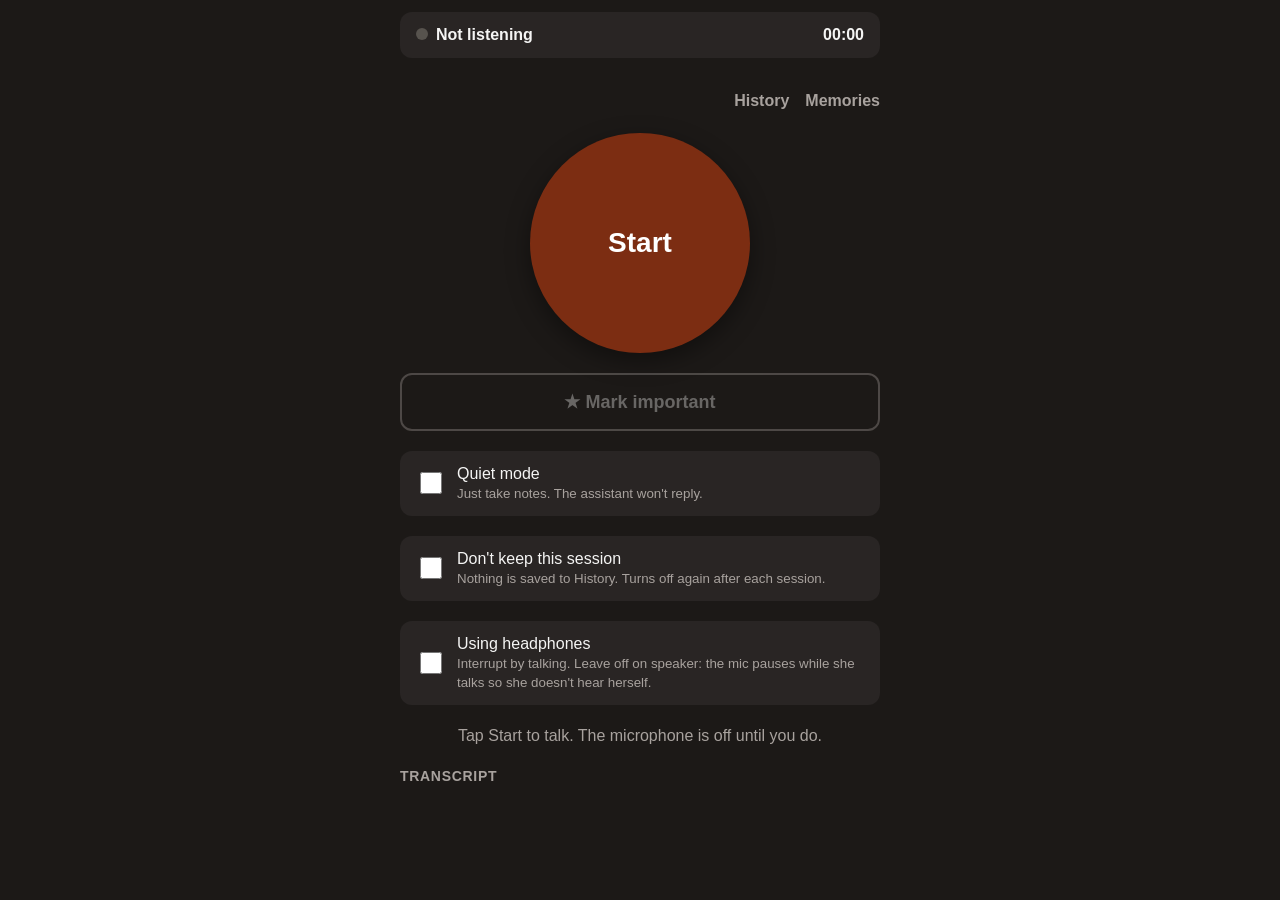
<file: assistant/static/index.html>
<!doctype html>
<html lang="en">
<head>
  <meta charset="utf-8">
  <meta name="viewport" content="width=device-width, initial-scale=1, viewport-fit=cover">
  <meta name="apple-mobile-web-app-capable" content="yes">
  <meta name="theme-color" content="#1c1917">
  <title>Personal Assistant</title>
  <style>
    :root {
      --bg: #1c1917; --fg: #f5f5f4; --muted: #a8a29e; --card: #292524;
      --live: #dc2626; --idle: #57534e; --accent: #7c2d12;
    }
    * { box-sizing: border-box; }
    body {
      margin: 0; min-height: 100vh; background: var(--bg); color: var(--fg);
      font: 16px/1.4 -apple-system, BlinkMacSystemFont, "Segoe UI", sans-serif;
      display: flex; flex-direction: column; align-items: center;
      padding: env(safe-area-inset-top) 16px env(safe-area-inset-bottom);
    }
    #status-bar {
      position: sticky; top: 0; width: 100%; max-width: 480px; margin-top: 12px;
      display: flex; align-items: center; justify-content: space-between;
      padding: 12px 16px; border-radius: 12px; background: var(--card);
      font-weight: 600;
    }
    #status-bar.live { background: var(--live); }
    .dot { width: 12px; height: 12px; border-radius: 50%; background: var(--idle); display: inline-block; margin-right: 8px; }
    .live .dot { background: #fff; animation: pulse 1.2s infinite; }
    @keyframes pulse { 50% { opacity: .3; } }
    #elapsed { font-variant-numeric: tabular-nums; }
    main { width: 100%; max-width: 480px; display: flex; flex-direction: column; align-items: center; gap: 20px; margin-top: 32px; }
    #toggle {
      width: 220px; height: 220px; border-radius: 50%; border: none;
      background: var(--accent); color: #fff; font-size: 28px; font-weight: 700;
      box-shadow: 0 8px 24px rgba(0,0,0,.4); cursor: pointer;
    }
    #toggle.live { background: var(--live); }
    #toggle:disabled { opacity: .6; }
    #mark {
      width: 100%; padding: 16px; border-radius: 12px; border: 2px solid var(--muted);
      background: transparent; color: var(--fg); font-size: 18px; font-weight: 600;
    }
    #mark:disabled { opacity: .35; }
    #interrupt {
      display: none; width: 100%; padding: 16px; border-radius: 12px; border: none;
      background: var(--fg); color: var(--bg); font-size: 18px; font-weight: 700;
    }
    #interrupt.shown { display: block; }
    #message { color: var(--muted); min-height: 1.4em; text-align: center; }
    section { width: 100%; }
    h2 { font-size: 14px; text-transform: uppercase; letter-spacing: .05em; color: var(--muted); margin: 0 0 8px; }
    ul { list-style: none; padding: 0; margin: 0; display: flex; flex-direction: column; gap: 8px; }
    li { background: var(--card); border-radius: 10px; padding: 10px 12px; }
    li time { color: var(--muted); font-variant-numeric: tabular-nums; margin-right: 8px; }
    .quiet { width: 100%; display: flex; align-items: center; gap: 12px; padding: 12px 16px; border-radius: 12px; background: var(--card); }
    .quiet input { flex: none; width: 22px; height: 22px; accent-color: var(--accent); }
    .quiet small { display: block; color: var(--muted); }
    li.assistant { border-left: 3px solid var(--accent); }
    li.mark, li.search { background: transparent; border: 1px dashed var(--muted); color: var(--muted); }
    li.action { border: 1px solid #15803d; display: flex; align-items: center; gap: 8px; flex-wrap: wrap; }
    li.action .what { flex: 1; min-width: 60%; }
    li.action button { padding: 6px 12px; border-radius: 8px; border: 1px solid var(--muted); background: transparent; color: var(--fg); font: inherit; font-weight: 600; }
    li.action.undone { border-color: var(--idle); color: var(--muted); text-decoration: line-through; }
    li .who { font-weight: 600; margin-right: 6px; }
    li.pending { color: var(--muted); font-style: italic; }
    #review { display: none; background: var(--card); border-radius: 14px; padding: 16px; gap: 14px; flex-direction: column; }
    #review.shown { display: flex; }
    #review h3 { margin: 0; font-size: 18px; }
    #review h4 { margin: 8px 0 4px; font-size: 14px; text-transform: uppercase; letter-spacing: .05em; color: var(--muted); }
    #review ul { gap: 6px; }
    #review li { background: var(--bg); }
    #review .note { color: var(--muted); font-size: 14px; }
    .candidate { display: grid; grid-template-columns: 28px 1fr; gap: 6px 8px; align-items: start; }
    .candidate input[type=checkbox] { width: 22px; height: 22px; margin-top: 2px; accent-color: var(--accent); }
    .candidate .kind { font-size: 12px; text-transform: uppercase; letter-spacing: .05em; color: var(--muted); }
    .candidate textarea {
      grid-column: 2; width: 100%; min-height: 44px; resize: vertical; font: inherit; color: var(--fg);
      background: var(--card); border: 1px solid var(--idle); border-radius: 8px; padding: 8px;
    }
    .candidate select { grid-column: 2; justify-self: start; font: inherit; padding: 6px 8px; border-radius: 8px; background: var(--card); color: var(--fg); border: 1px solid var(--idle); }
    .candidate.saved { opacity: .55; }
    .candidate.saved .kind::after { content: " · saved"; color: #86efac; }
    #save { width: 100%; padding: 14px; border-radius: 10px; border: none; font-size: 16px; font-weight: 700; background: #15803d; color: #fff; }
    #save:disabled { opacity: .45; }
    .toplinks { align-self: flex-end; display: flex; gap: 16px; }
    .toplinks a { color: var(--muted); font-weight: 600; text-decoration: none; }
    .kept { color: var(--muted); font-size: 14px; }
    #forget { background: transparent; border: none; color: #fca5a5; font: inherit; font-size: 14px; font-weight: 600; padding: 0; align-self: flex-start; display: none; }
    #forget.shown { display: block; }
    .row { display: flex; gap: 10px; }
    .row button { flex: 1; padding: 14px; border-radius: 10px; border: none; font-size: 16px; font-weight: 600; }
    #copy { background: var(--accent); color: #fff; }
    #discard { background: transparent; color: var(--fg); border: 2px solid var(--muted) !important; }
  </style>
</head>
<body>
  <div id="status-bar" role="status" aria-live="polite">
    <span><span class="dot"></span><span id="state-label">Not listening</span></span>
    <span id="elapsed">00:00</span>
  </div>

  <main>
    <nav class="toplinks"><a href="history">History</a><a href="library">Memories</a></nav>
    <button id="toggle" aria-pressed="false">Start</button>
    <button id="interrupt">✋ Interrupt</button>
    <button id="mark" disabled>★ Mark important</button>
    <label class="quiet">
      <input type="checkbox" id="quiet">
      <span>Quiet mode<small>Just take notes. The assistant won't reply.</small></span>
    </label>
    <label class="quiet">
      <input type="checkbox" id="dontkeep">
      <span>Don't keep this session<small>Nothing is saved to History. Turns off again after each session.</small></span>
    </label>
    <label class="quiet">
      <input type="checkbox" id="headphones">
      <span>Using headphones<small>Interrupt by talking. Leave off on speaker: the mic pauses while she talks so she doesn't hear herself.</small></span>
    </label>
    <div id="message">Tap Start to talk. The microphone is off until you do.</div>

    <section id="review" aria-live="polite">
      <h3>Session notes</h3>
      <p class="note">Tick what's worth remembering, edit the wording, and pick where it belongs. Nothing is saved until you tap Save.</p>
      <div id="notes"></div>
      <p class="kept" id="kept"></p>
      <button id="forget">Delete this conversation from History</button>
      <button id="save" disabled>Save selected</button>
      <div class="row">
        <button id="copy">Copy notes</button>
        <button id="discard">Discard</button>
      </div>
    </section>

    <section>
      <h2>Transcript</h2>
      <ul id="transcript"></ul>
    </section>
  </main>

  <audio id="remote-audio" autoplay playsinline></audio>

  <script>
    const toggleBtn = document.getElementById("toggle");
    const markBtn = document.getElementById("mark");
    const quietBox = document.getElementById("quiet");
    const headphonesBox = document.getElementById("headphones");
    const interruptBtn = document.getElementById("interrupt");
    const statusBar = document.getElementById("status-bar");
    const stateLabel = document.getElementById("state-label");
    const elapsedEl = document.getElementById("elapsed");
    const messageEl = document.getElementById("message");
    const transcriptEl = document.getElementById("transcript");
    const reviewEl = document.getElementById("review");
    const notesEl = document.getElementById("notes");
    const remoteAudio = document.getElementById("remote-audio");

    let pc = null, events = null, micStream = null, startedAt = null, timer = null, stopping = false;
    let accessCode = null, audioInput = null;
    // Echo control: on speaker, the mic is paused while the assistant's audio plays.
    let speaking = false, unmuteTimer = null, muteSafetyTimer = null;
    try { headphonesBox.checked = localStorage.getItem("assistantHeadphones") === "1"; } catch (_) {}
    // Transcript items keyed by the Realtime conversation item id.
    let entries = new Map(), marks = [], searches = [], actions = [], lastNotesText = "", sessionStartedAt = null;
    let savedSessionId = null;
    const dontKeepBox = document.getElementById("dontkeep");
    const keptEl = document.getElementById("kept");
    const forgetBtn = document.getElementById("forget");
    const CATEGORIES = [["winery", "Winery"], ["projects", "Projects"], ["personal", "Personal"], ["preferences", "Preferences"]];

    function fmt(ms) {
      const s = Math.floor(ms / 1000);
      return String(Math.floor(s / 60)).padStart(2, "0") + ":" + String(s % 60).padStart(2, "0");
    }

    function now() { return startedAt ? Date.now() - startedAt : 0; }

    function setLive(live) {
      statusBar.classList.toggle("live", live);
      toggleBtn.classList.toggle("live", live);
      toggleBtn.textContent = live ? "Stop" : "Start";
      toggleBtn.setAttribute("aria-pressed", String(live));
      stateLabel.textContent = !live ? "Not listening"
        : speaking && !headphonesBox.checked ? "Assistant speaking (mic paused)"
        : quietBox.checked ? "Listening (quiet)" : "Listening";
      markBtn.disabled = !live;
      document.title = live ? "● Listening: Personal Assistant" : "Personal Assistant";
    }

    function el(tag, className, text) {
      const node = document.createElement(tag);
      if (className) node.className = className;
      if (text !== undefined) node.textContent = text;
      return node;
    }

    function renderTranscript() {
      const items = [...entries.values()].filter((e) => e.text !== "")
        .map((e) => ({ ...e, kind: e.speaker }))
        .concat(marks.map((t) => ({ t, kind: "mark" })))
        .concat(searches.map((s) => ({ ...s, kind: "search" })))
        .concat(actions.map((a) => ({ ...a, kind: "action" })))
        .sort((a, b) => a.t - b.t);
      transcriptEl.replaceChildren(...items.map((item) => {
        const li = el("li", item.kind);
        li.append(el("time", "", fmt(item.t)));
        if (item.kind === "mark") {
          li.append("★ Marked important");
        } else if (item.kind === "action") {
          const action = actions.find((a) => a.id === item.id);
          li.append(el("span", "what", `📅 ${item.label}`));
          if (item.undone) {
            li.classList.add("undone");
          } else {
            const undo = el("button", "", "Undo");
            undo.addEventListener("click", () => undoAction(action, undo));
            li.append(undo);
          }
        } else if (item.kind === "search") {
          li.append(`🔎 ${item.query}: ${item.summary}`);
        } else {
          li.append(el("span", "who", item.speaker === "assistant" ? "Assistant:" : "You:"));
          if (item.text === null) li.classList.add("pending");
          li.append(item.text === null ? "…" : item.text);
        }
        return li;
      }));
    }

    function upsert(id, speaker, fields) {
      const entry = entries.get(id) || { t: now(), speaker, text: null };
      Object.assign(entry, fields);
      entries.set(id, entry);
      renderTranscript();
    }

    function turnDetection() {
      const reply = !quietBox.checked;
      return {
        type: "session.update",
        session: {
          type: "realtime",
          audio: {
            input: {
              ...audioInput,
              turn_detection: { type: "server_vad", create_response: reply, interrupt_response: reply },
            },
          },
        },
      };
    }

    function setMic(enabled) {
      micStream?.getAudioTracks().forEach((t) => { t.enabled = enabled; });
    }

    function setSpeaking(on) {
      speaking = on;
      clearTimeout(unmuteTimer);
      clearTimeout(muteSafetyTimer);
      interruptBtn.classList.toggle("shown", on);
      if (on) {
        if (!headphonesBox.checked) setMic(false);
        // Never leave the mic paused indefinitely if a "stopped" event goes missing.
        muteSafetyTimer = setTimeout(() => setSpeaking(false), 60000);
      } else {
        // Short tail so the end of her last word doesn't echo back in.
        unmuteTimer = setTimeout(() => setMic(true), 400);
      }
      if (pc) setLive(true);
    }

    function interrupt() {
      if (events?.readyState === "open") {
        events.send(JSON.stringify({ type: "response.cancel" }));
        events.send(JSON.stringify({ type: "output_audio_buffer.clear" }));
      }
      setSpeaking(false);
      clearTimeout(unmuteTimer);
      setMic(true);
    }

    function sendEvent(event) {
      if (events?.readyState === "open") events.send(JSON.stringify(event));
    }

    function when(iso) {
      return (iso || "").slice(0, 10);
    }

    async function postJSON(path, body) {
      const resp = await fetch(path, {
        method: body === undefined ? "GET" : "POST",
        headers: { "Content-Type": "application/json", "X-Access-Code": accessCode },
        body: body === undefined ? undefined : JSON.stringify(body),
      });
      const data = await resp.json();
      if (!resp.ok) throw new Error(data.error || `HTTP ${resp.status}`);
      return data;
    }

    // Run one tool the assistant asked for and return what to hand back to her.
    async function runTool(call) {
      const args = JSON.parse(call.arguments || "{}");
      const line = { t: now(), query: "", summary: "working…" };
      searches.push(line);
      renderTranscript();
      try {
        if (call.name === "search_memories") {
          line.query = `Searched for "${args.query || ""}"`;
          const data = await postJSON("memories/search", { query: args.query, category: args.category, include_sessions: true });
          line.summary = data.results.length ? `${data.results.length} found` : "nothing found";
          return {
            results: data.results.map((r) => r.type === "session"
              ? { type: "past conversation", session_id: r.id, date: when(r.started_at || r.created_at), notes_summary: r.summary, relevance: r.score }
              : { type: "memory", memory: r.text, category: r.category, date: when(r.session_started_at || r.created_at), relevance: r.score }),
          };
        }
        if (call.name === "add_reminder" || call.name === "add_calendar_event") {
          const reminder = call.name === "add_reminder";
          line.query = reminder ? "Adding a reminder" : "Adding a calendar event";
          const { event } = await postJSON("calendar/events", reminder
            ? { kind: "reminder", title: args.title, start: args.when, minutes_before: args.minutes_before, notes: args.notes }
            : { kind: "event", title: args.title, start: args.start, end: args.end, location: args.location, notes: args.notes, minutes_before: args.minutes_before });
          searches.splice(searches.indexOf(line), 1);
          actions.push({ id: event.id, t: line.t, label: `${event.title}, ${describeWhen(event.start)}`, undone: false });
          return { added: true, title: event.title, start: event.start, end: event.end };
        }
        if (call.name === "check_calendar") {
          line.query = "Checked the calendar";
          const data = await postJSON(`calendar/events?start=${encodeURIComponent(args.start)}&end=${encodeURIComponent(args.end)}`);
          line.summary = data.events.length ? `${data.events.length} ${data.events.length === 1 ? "event" : "events"}` : "nothing scheduled";
          return { timezone: data.timezone, events: data.events.map((e) => ({ title: e.title, start: e.start, end: e.end, all_day: e.all_day, location: e.location })) };
        }
        if (call.name === "read_conversation") {
          line.query = "Read a past conversation";
          const { session } = await postJSON(`sessions/${Number(args.session_id)}`);
          line.summary = `from ${when(session.started_at || session.created_at)}`;
          return { date: when(session.started_at || session.created_at), notes: session.notes, transcript: session.transcript.slice(0, 20000) };
        }
        throw new Error(`Unknown tool ${call.name}`);
      } catch (err) {
        line.summary = `failed (${err.message})`;
        return { error: `That lookup failed: ${err.message}` };
      } finally {
        renderTranscript();
      }
    }

    function describeWhen(iso) {
      if (!iso) return "";
      const d = new Date(iso);
      return iso.length <= 10
        ? d.toLocaleDateString([], { weekday: "short", month: "short", day: "numeric", timeZone: "UTC" })
        : d.toLocaleString([], { weekday: "short", month: "short", day: "numeric", hour: "numeric", minute: "2-digit" });
    }

    async function undoAction(action, button) {
      button.disabled = true;
      try {
        const resp = await fetch(`calendar/events/${encodeURIComponent(action.id)}`, { method: "DELETE", headers: { "X-Access-Code": accessCode } });
        if (!resp.ok && resp.status !== 404) {
          const data = await resp.json().catch(() => ({}));
          throw new Error(data.error || `HTTP ${resp.status}`);
        }
        action.undone = true;
        renderTranscript();
        messageEl.textContent = `Removed from your calendar: ${action.label}`;
        // Let her know, so she doesn't talk about it as if it's still there.
        sendEvent({ type: "conversation.item.create", item: { type: "message", role: "user",
          content: [{ type: "input_text", text: `(I tapped Undo, so "${action.label}" was removed from my calendar.)` }] } });
      } catch (err) {
        button.disabled = false;
        messageEl.textContent = `Couldn't undo: ${err.message}`;
      }
    }

    // Hand every tool result back, then ask for one reply that uses them.
    async function runToolCalls(calls) {
      const outputs = await Promise.all(calls.map(runTool));
      calls.forEach((call, i) => sendEvent({
        type: "conversation.item.create",
        item: { type: "function_call_output", call_id: call.call_id, output: JSON.stringify(outputs[i]) },
      }));
      sendEvent({ type: "response.create" });
    }

    function handleEvent(evt) {
      switch (evt.type) {
        case "response.done": {
          const calls = (evt.response?.output || []).filter((item) => item.type === "function_call");
          if (calls.length) runToolCalls(calls);
          break;
        }
        case "output_audio_buffer.started":
          setSpeaking(true);
          break;
        case "output_audio_buffer.stopped":
        case "output_audio_buffer.cleared":
          setSpeaking(false);
          break;
        case "input_audio_buffer.speech_started":
          upsert(evt.item_id, "user", {});
          break;
        case "conversation.item.input_audio_transcription.completed":
          upsert(evt.item_id, "user", { text: (evt.transcript || "").trim() });
          break;
        case "conversation.item.input_audio_transcription.failed":
          upsert(evt.item_id, "user", { text: "[inaudible]" });
          break;
        case "response.output_audio_transcript.delta":
          if (!entries.has(evt.item_id)) upsert(evt.item_id, "assistant", {});
          break;
        case "response.output_audio_transcript.done":
          upsert(evt.item_id, "assistant", { text: (evt.transcript || "").trim() });
          break;
        case "error":
          messageEl.textContent = evt.error?.message || "Voice service error";
          break;
      }
    }

    async function start() {
      if (reviewEl.classList.contains("shown") && !confirm("Start a new session? The current notes will be discarded.")) return;
      toggleBtn.disabled = true;
      messageEl.textContent = "Connecting…";
      try {
        try { accessCode = localStorage.getItem("assistantAccessCode"); } catch (_) {}
        if (!accessCode) accessCode = prompt("Access code");
        if (!accessCode) throw new Error("An access code is needed to start.");

        const sessionResp = await fetch("session", {
          method: "POST",
          headers: { "X-Access-Code": accessCode },
        });
        const session = await sessionResp.json();
        if (sessionResp.status === 401) {
          try { localStorage.removeItem("assistantAccessCode"); } catch (_) {}
        }
        if (!sessionResp.ok) throw new Error(session.error || "Could not start a session");
        try { localStorage.setItem("assistantAccessCode", accessCode); } catch (_) {}
        audioInput = session.audio_input || { transcription: { model: session.transcription_model } };

        discard();
        pc = new RTCPeerConnection();
        pc.ontrack = (e) => { remoteAudio.srcObject = e.streams[0]; };
        pc.onconnectionstatechange = () => {
          if (["failed", "disconnected"].includes(pc?.connectionState)) {
            stop("Connection lost. The microphone is off.");
          }
        };

        micStream = await navigator.mediaDevices.getUserMedia({
          audio: { echoCancellation: true, noiseSuppression: true, autoGainControl: true },
        });
        micStream.getTracks().forEach((track) => pc.addTrack(track, micStream));

        events = pc.createDataChannel("oai-events");
        events.onopen = () => events.send(JSON.stringify(turnDetection()));
        events.onmessage = (e) => handleEvent(JSON.parse(e.data));

        const offer = await pc.createOffer();
        await pc.setLocalDescription(offer);
        const sdpResp = await fetch("https://api.openai.com/v1/realtime/calls", {
          method: "POST",
          body: offer.sdp,
          headers: {
            Authorization: `Bearer ${session.client_secret}`,
            "Content-Type": "application/sdp",
          },
        });
        if (!sdpResp.ok) {
          let detail = `HTTP ${sdpResp.status}`;
          try { detail += ": " + ((await sdpResp.json()).error?.message || ""); } catch (_) {}
          throw new Error(`Voice service rejected the connection (${detail})`);
        }
        await pc.setRemoteDescription({ type: "answer", sdp: await sdpResp.text() });

        startedAt = Date.now();
        sessionStartedAt = new Date(startedAt).toISOString();
        timer = setInterval(() => { elapsedEl.textContent = fmt(now()); }, 500);
        setLive(true);
        messageEl.textContent = quietBox.checked
          ? "Taking notes quietly. Tap Stop when you're done."
          : "Listening. Just talk; tap Stop to turn the microphone off.";
      } catch (err) {
        stop(err.message || String(err), { summarize: false });
      } finally {
        toggleBtn.disabled = false;
      }
    }

    async function stop(message, { summarize = true } = {}) {
      if (stopping) return;
      // Release the microphone first so the OS indicator turns off right away.
      micStream?.getTracks().forEach((t) => t.stop());
      micStream = null;
      speaking = false;
      clearTimeout(unmuteTimer);
      clearTimeout(muteSafetyTimer);
      interruptBtn.classList.remove("shown");
      clearInterval(timer);
      timer = null;
      setLive(false);
      if (!pc) { messageEl.textContent = message || ""; return; }

      stopping = true;
      toggleBtn.disabled = true;
      messageEl.textContent = "Finishing the transcript…";
      // Give the last utterance a moment to finish transcribing.
      const deadline = Date.now() + 3000;
      while (Date.now() < deadline && [...entries.values()].some((e) => e.text === null)) {
        await new Promise((r) => setTimeout(r, 200));
      }
      pc?.close();
      pc = null;
      events = null;
      for (const [id, e] of entries) if (e.text === null) entries.delete(id);
      renderTranscript();

      if (summarize && entries.size) {
        await summarizeSession(message);
      } else {
        messageEl.textContent = message || "Stopped. The microphone is off.";
      }
      stopping = false;
      toggleBtn.disabled = false;
    }

    function showKept(session) {
      savedSessionId = session?.saved ? session.id : null;
      forgetBtn.classList.toggle("shown", Boolean(savedSessionId));
      if (session?.saved) {
        const until = new Date(session.expires_at).toLocaleDateString([], { month: "long", day: "numeric" });
        keptEl.textContent = `Transcript and notes kept in History until ${until}.`;
      } else {
        keptEl.textContent = session ? `Not kept in History: ${session.reason}` : "";
      }
    }

    async function summarizeSession(message) {
      const keep = !dontKeepBox.checked;
      messageEl.textContent = "Microphone off. Writing your notes…";
      try {
        const resp = await fetch("summarize", {
          method: "POST",
          headers: { "Content-Type": "application/json", "X-Access-Code": accessCode },
          body: JSON.stringify({
            entries: [...entries.values()], marks, keep,
            started_at: sessionStartedAt, ended_at: new Date().toISOString(),
          }),
        });
        const data = await resp.json();
        if (!resp.ok) {
          const kept = data.session?.saved ? " The transcript was still saved to History." : "";
          throw new Error((data.error || "Could not write notes") + kept);
        }
        showNotes(data.notes);
        showKept(data.session);
        messageEl.textContent = message || "Stopped. The microphone is off.";
      } catch (err) {
        messageEl.textContent = `Microphone off. Notes failed: ${err.message}`;
      } finally {
        dontKeepBox.checked = false;
      }
    }

    function candidateRow(kind, text, category) {
      const li = el("li", "candidate");
      const box = el("input");
      box.type = "checkbox";
      const label = el("span", "kind", kind);
      const area = el("textarea");
      area.value = text;
      area.rows = Math.min(6, Math.ceil(text.length / 38));
      const select = el("select");
      CATEGORIES.forEach(([value, name]) => {
        const option = el("option", "", name);
        option.value = value;
        select.append(option);
      });
      select.value = category;
      box.addEventListener("change", updateSaveButton);
      li.append(box, label, area, select);
      return li;
    }

    function selectedCandidates() {
      return [...notesEl.querySelectorAll("li.candidate:not(.saved)")]
        .filter((li) => li.querySelector("input").checked);
    }

    function updateSaveButton() {
      const n = selectedCandidates().length;
      const saveBtn = document.getElementById("save");
      saveBtn.disabled = n === 0;
      saveBtn.textContent = n ? `Save ${n} to memory` : "Save selected";
    }

    async function saveSelected() {
      const rows = selectedCandidates();
      const memories = rows.map((li) => ({
        text: li.querySelector("textarea").value.trim(),
        category: li.querySelector("select").value,
      }));
      if (memories.some((m) => !m.text)) {
        messageEl.textContent = "One of the ticked memories is empty. Add text or untick it.";
        return;
      }
      const saveBtn = document.getElementById("save");
      saveBtn.disabled = true;
      saveBtn.textContent = "Saving…";
      try {
        const resp = await fetch("memories", {
          method: "POST",
          headers: { "Content-Type": "application/json", "X-Access-Code": accessCode },
          body: JSON.stringify({ memories, session_started_at: sessionStartedAt }),
        });
        const data = await resp.json();
        if (!resp.ok) throw new Error(data.error || "Could not save");
        rows.forEach((li) => {
          li.classList.add("saved");
          li.querySelectorAll("input, textarea, select").forEach((c) => { c.disabled = true; });
        });
        messageEl.textContent = `Saved ${data.memories.length} ${data.memories.length === 1 ? "memory" : "memories"}.`;
      } catch (err) {
        messageEl.textContent = `Not saved: ${err.message}`;
      }
      updateSaveButton();
    }

    function showNotes(notes) {
      const action = (a) => a.task + (a.owner ? ` (${a.owner})` : "") + (a.due ? `, due ${a.due}` : "");
      const moment = (m) => `${m.time ? m.time + " " : ""}${m.note}`;
      const category = notes.category || "winery";
      const rows = [];
      if (notes.summary) rows.push(candidateRow("Summary", notes.summary, category));
      // Prefix the type so each memory still makes sense when read on its own later.
      notes.decisions.forEach((d) => rows.push(candidateRow("Decision", `Decided: ${d}`, category)));
      notes.action_items.forEach((a) => rows.push(candidateRow("Action item", `To do: ${action(a)}`, category)));
      notes.promises.forEach((p) => rows.push(candidateRow("Promise", `Promised: ${p}`, category)));
      notes.questions.forEach((q) => rows.push(candidateRow("Open question", `Open question: ${q}`, category)));
      notes.important_moments.forEach((m) => rows.push(candidateRow("Marked moment", m.note, category)));
      const list = el("ul");
      list.append(...rows);
      notesEl.replaceChildren(rows.length ? list : el("p", "", "No notes came out of this session."));
      updateSaveButton();
      const block = (title, items, render = (x) => x) =>
        items.length ? `\n${title}:\n` + items.map((i) => `- ${render(i)}`).join("\n") + "\n" : "";
      lastNotesText = `Session notes (${new Date().toLocaleString()})\n\n${notes.summary}\n`
        + block("Decisions", notes.decisions)
        + block("Action items", notes.action_items, action)
        + block("Promises", notes.promises)
        + block("Open questions", notes.questions)
        + block("Marked moments", notes.important_moments, moment);
      reviewEl.classList.add("shown");
      reviewEl.scrollIntoView({ behavior: "smooth", block: "start" });
    }

    function discard() {
      entries = new Map();
      marks = [];
      searches = [];
      actions = [];
      lastNotesText = "";
      sessionStartedAt = null;
      showKept(null);
      notesEl.replaceChildren();
      reviewEl.classList.remove("shown");
      renderTranscript();
    }

    toggleBtn.addEventListener("click", () => (pc ? stop() : start()));
    markBtn.addEventListener("click", () => { marks.push(now()); renderTranscript(); });
    interruptBtn.addEventListener("click", interrupt);
    document.getElementById("save").addEventListener("click", saveSelected);
    headphonesBox.addEventListener("change", () => {
      try { localStorage.setItem("assistantHeadphones", headphonesBox.checked ? "1" : "0"); } catch (_) {}
      if (headphonesBox.checked) setMic(true);
      else if (speaking) setMic(false);
      if (pc) setLive(true);
    });
    quietBox.addEventListener("change", () => {
      if (events?.readyState === "open") events.send(JSON.stringify(turnDetection()));
      if (pc) setLive(true);
    });
    document.getElementById("copy").addEventListener("click", async () => {
      try {
        await navigator.clipboard.writeText(lastNotesText);
        messageEl.textContent = "Notes copied. Paste them wherever you keep notes.";
      } catch (_) {
        messageEl.textContent = "Couldn't copy automatically. Select the notes and copy them.";
      }
    });
    forgetBtn.addEventListener("click", async () => {
      if (!savedSessionId || !confirm("Delete this conversation's transcript and notes from History?")) return;
      try {
        const resp = await fetch(`sessions/${savedSessionId}`, { method: "DELETE", headers: { "X-Access-Code": accessCode } });
        if (!resp.ok && resp.status !== 404) throw new Error(`HTTP ${resp.status}`);
        showKept(null);
        keptEl.textContent = "Deleted from History.";
      } catch (err) {
        messageEl.textContent = `Couldn't delete: ${err.message}`;
      }
    });
    document.getElementById("discard").addEventListener("click", () => {
      const kept = savedSessionId !== null;
      discard();
      messageEl.textContent = kept
        ? "Cleared from the screen. The conversation is still in History."
        : "Discarded. Nothing was saved.";
    });
  </script>
</body>
</html>
</file>
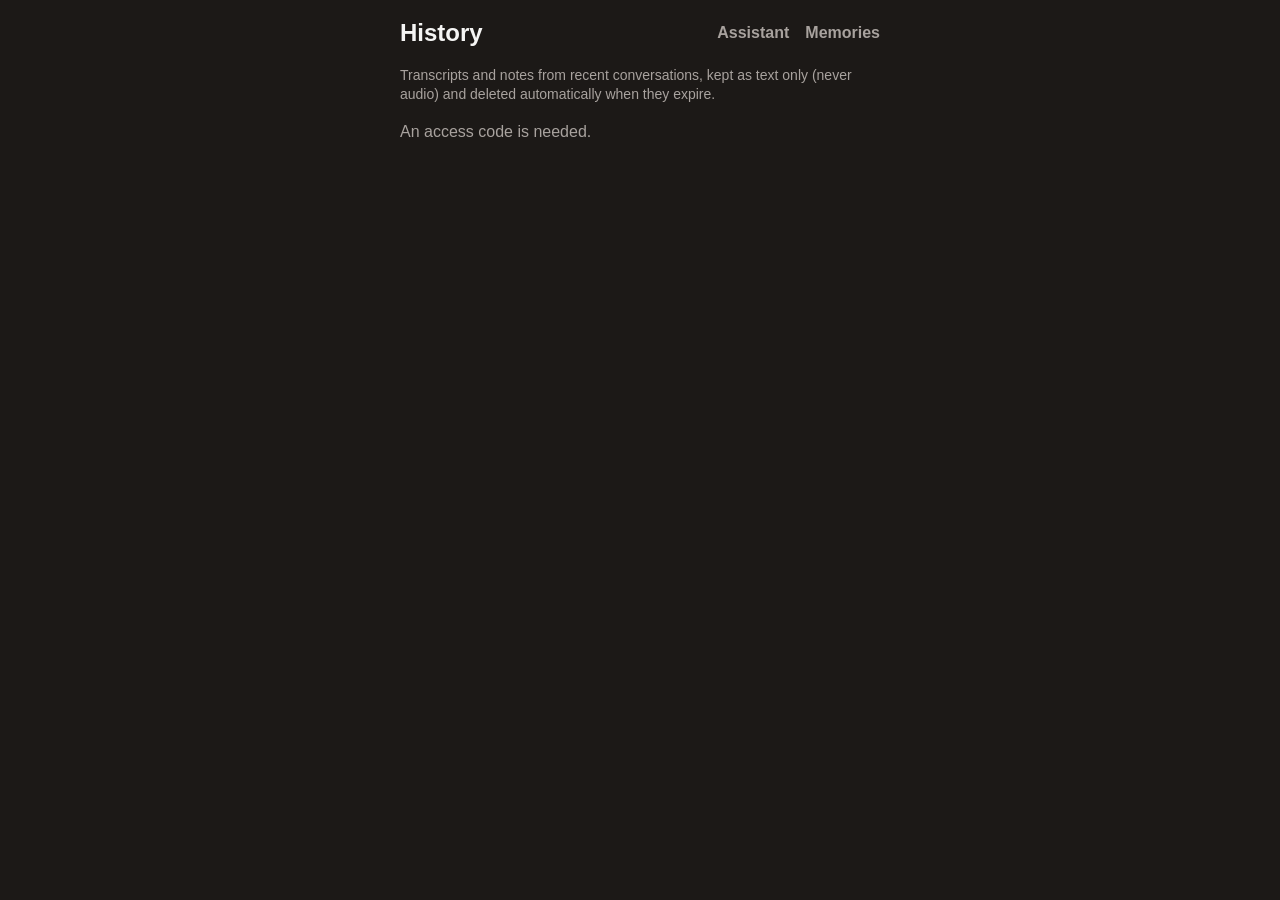
<file: assistant/static/history.html>
<!doctype html>
<html lang="en">
<head>
  <meta charset="utf-8">
  <meta name="viewport" content="width=device-width, initial-scale=1, viewport-fit=cover">
  <meta name="apple-mobile-web-app-capable" content="yes">
  <meta name="theme-color" content="#1c1917">
  <title>History</title>
  <style>
    :root {
      --bg: #1c1917; --fg: #f5f5f4; --muted: #a8a29e; --card: #292524;
      --idle: #57534e; --accent: #7c2d12; --danger: #b91c1c;
    }
    * { box-sizing: border-box; }
    body {
      margin: 0; min-height: 100vh; background: var(--bg); color: var(--fg);
      font: 16px/1.4 -apple-system, BlinkMacSystemFont, "Segoe UI", sans-serif;
      padding: env(safe-area-inset-top) 16px env(safe-area-inset-bottom);
    }
    main { max-width: 480px; margin: 0 auto; padding: 16px 0 40px; display: flex; flex-direction: column; gap: 16px; }
    header { display: flex; justify-content: space-between; align-items: center; }
    header h1 { margin: 0; font-size: 24px; }
    nav { display: flex; gap: 16px; }
    a { color: var(--muted); font-weight: 600; text-decoration: none; }
    #message { color: var(--muted); min-height: 1.4em; }
    .intro { color: var(--muted); font-size: 14px; margin: 0; }
    ul { list-style: none; padding: 0; margin: 0; display: flex; flex-direction: column; gap: 10px; }
    li.session { background: var(--card); border-radius: 12px; padding: 12px; display: flex; flex-direction: column; gap: 6px; cursor: pointer; }
    .meta { font-size: 13px; color: var(--muted); }
    .expiry { font-size: 12px; color: var(--muted); }
    .detail { display: flex; flex-direction: column; gap: 12px; }
    .detail h2 { margin: 0; font-size: 20px; }
    .detail h3 { margin: 8px 0 4px; font-size: 13px; text-transform: uppercase; letter-spacing: .05em; color: var(--muted); }
    .note { background: var(--card); border-radius: 10px; padding: 10px 12px; display: flex; gap: 10px; align-items: flex-start; justify-content: space-between; }
    .note button {
      flex: none; padding: 6px 10px; border-radius: 8px; border: 1px solid var(--idle);
      background: transparent; color: var(--fg); font: inherit; font-size: 14px; font-weight: 600;
    }
    .note button:disabled { color: #86efac; border-color: transparent; }
    select { font: inherit; padding: 6px 8px; border-radius: 8px; background: var(--card); color: var(--fg); border: 1px solid var(--idle); }
    .transcript { white-space: pre-wrap; background: var(--card); border-radius: 10px; padding: 12px; font-size: 15px; }
    details summary { cursor: pointer; font-weight: 600; }
    .actions { display: flex; gap: 8px; flex-wrap: wrap; }
    .actions button {
      padding: 10px 14px; border-radius: 8px; border: 1px solid var(--idle);
      background: transparent; color: var(--fg); font: inherit; font-weight: 600;
    }
    .actions button.danger { color: #fca5a5; border-color: var(--danger); }
    .empty { color: var(--muted); text-align: center; padding: 24px 0; }
  </style>
</head>
<body>
  <main>
    <header>
      <h1>History</h1>
      <nav><a href="./">Assistant</a><a href="library">Memories</a></nav>
    </header>
    <p class="intro" id="intro">Transcripts and notes from recent conversations, kept as text only (never audio) and deleted automatically when they expire.</p>
    <div id="message" role="status" aria-live="polite">Loading…</div>
    <div id="view"></div>
  </main>

  <script>
    const CATEGORIES = [["winery", "Winery"], ["projects", "Projects"], ["personal", "Personal"], ["preferences", "Preferences"]];
    const viewEl = document.getElementById("view");
    const messageEl = document.getElementById("message");
    let accessCode = null;

    function el(tag, className, text) {
      const node = document.createElement(tag);
      if (className) node.className = className;
      if (text !== undefined) node.textContent = text;
      return node;
    }

    async function api(path, options = {}) {
      try { accessCode = accessCode || localStorage.getItem("assistantAccessCode"); } catch (_) {}
      if (!accessCode) accessCode = prompt("Access code");
      if (!accessCode) throw new Error("An access code is needed.");
      const resp = await fetch(path, {
        ...options,
        headers: { "Content-Type": "application/json", "X-Access-Code": accessCode },
      });
      if (resp.status === 401) {
        try { localStorage.removeItem("assistantAccessCode"); } catch (_) {}
        accessCode = null;
      } else if (resp.ok) {
        try { localStorage.setItem("assistantAccessCode", accessCode); } catch (_) {}
      }
      if (resp.status === 204) return null;
      const data = await resp.json().catch(() => ({}));
      if (!resp.ok) throw new Error(data.error || `HTTP ${resp.status}`);
      return data;
    }

    function when(iso) {
      return iso ? new Date(iso).toLocaleString([], { weekday: "short", month: "short", day: "numeric", hour: "numeric", minute: "2-digit" }) : "";
    }

    function duration(session) {
      if (!session.started_at || !session.ended_at) return "";
      const minutes = Math.max(1, Math.round((new Date(session.ended_at) - new Date(session.started_at)) / 60000));
      return minutes >= 60 ? `${Math.floor(minutes / 60)} h ${minutes % 60} min` : `${minutes} min`;
    }

    function daysLeft(session) {
      const days = Math.ceil((new Date(session.expires_at) - Date.now()) / 86400000);
      return days <= 1 ? "Deleted tomorrow" : `Deleted in ${days} days`;
    }

    async function showList() {
      history.replaceState(null, "", location.pathname);
      messageEl.textContent = "Loading…";
      try {
        const data = await api("sessions");
        document.getElementById("intro").textContent =
          `Transcripts and notes from recent conversations, kept as text only (never audio) and deleted automatically after ${data.retention_days} days. Save anything worth keeping longer as a memory.`;
        if (!data.sessions.length) {
          viewEl.replaceChildren(el("p", "empty", "No conversations kept yet. They appear here after you tap Stop."));
        } else {
          const list = el("ul");
          list.append(...data.sessions.map((session) => {
            const li = el("li", "session");
            li.append(
              el("div", "meta", [when(session.started_at || session.created_at), duration(session)].filter(Boolean).join(" · ")),
              el("div", "", session.summary || (session.has_notes ? "No summary." : "Transcript only (notes weren't written).")),
              el("div", "expiry", daysLeft(session)),
            );
            li.addEventListener("click", () => showSession(session.id));
            return li;
          }));
          viewEl.replaceChildren(list);
        }
        messageEl.textContent = `${data.sessions.length} ${data.sessions.length === 1 ? "conversation" : "conversations"}`;
      } catch (err) {
        viewEl.replaceChildren();
        messageEl.textContent = err.message;
      }
    }

    function noteRow(text, getCategory) {
      const row = el("div", "note");
      const save = el("button", "", "＋ Memory");
      save.addEventListener("click", async () => {
        save.disabled = true;
        try {
          await api("memories", { method: "POST", body: JSON.stringify({ memories: [{ text, category: getCategory() }] }) });
          save.textContent = "Saved ✓";
          messageEl.textContent = "Saved as a memory. It won't expire.";
        } catch (err) {
          save.disabled = false;
          messageEl.textContent = `Not saved: ${err.message}`;
        }
      });
      row.append(el("span", "", text), save);
      return row;
    }

    async function showSession(id) {
      history.replaceState(null, "", `${location.pathname}#${id}`);
      messageEl.textContent = "Opening…";
      try {
        const { session } = await api(`sessions/${id}`);
        const notes = session.notes;
        const back = el("a", "", "← All conversations");
        back.href = "#";
        back.addEventListener("click", (e) => { e.preventDefault(); showList(); });

        const detail = el("div", "detail");
        detail.append(back, el("h2", "", when(session.started_at || session.created_at)),
          el("div", "meta", [duration(session), daysLeft(session)].filter(Boolean).join(" · ")));

        if (notes) {
          const select = el("select");
          CATEGORIES.forEach(([value, name]) => { const o = el("option", "", name); o.value = value; select.append(o); });
          select.value = notes.category || "winery";
          const picker = el("label", "meta", "Save memories to ");
          picker.append(select);
          if (!notes.summary) detail.append(el("p", "meta", "No summary."));
          detail.append(picker);
          const action = (a) => a.task + (a.owner ? ` (${a.owner})` : "") + (a.due ? `, due ${a.due}` : "");
          const sections = [
            ["Decisions", (notes.decisions || []).map((d) => `Decided: ${d}`)],
            ["Action items", (notes.action_items || []).map((a) => `To do: ${action(a)}`)],
            ["Promises", (notes.promises || []).map((p) => `Promised: ${p}`)],
            ["Open questions", (notes.questions || []).map((q) => `Open question: ${q}`)],
            ["Marked moments", (notes.important_moments || []).map((m) => m.note)],
          ];
          if (notes.summary) sections.unshift(["Summary", [notes.summary]]);
          sections.forEach(([title, items]) => {
            if (!items.length) return;
            detail.append(el("h3", "", title), ...items.map((text) => noteRow(text, () => select.value)));
          });
        } else {
          detail.append(el("p", "meta", "Notes weren't written for this conversation, but the transcript was kept."));
        }

        const transcript = el("details");
        transcript.open = !notes;
        transcript.append(el("summary", "", "Full transcript"), el("div", "transcript", session.transcript));
        detail.append(transcript);

        const actions = el("div", "actions");
        const del = el("button", "danger", "Delete this conversation");
        del.addEventListener("click", async () => {
          if (!confirm("Delete this conversation's transcript and notes? Memories you saved from it are kept.")) return;
          try {
            await api(`sessions/${id}`, { method: "DELETE" });
            await showList();
            messageEl.textContent = "Deleted.";
          } catch (err) {
            messageEl.textContent = `Not deleted: ${err.message}`;
          }
        });
        actions.append(del);
        detail.append(actions);
        viewEl.replaceChildren(detail);
        messageEl.textContent = "";
        window.scrollTo(0, 0);
      } catch (err) {
        messageEl.textContent = err.message;
      }
    }

    const opened = Number(location.hash.slice(1));
    if (opened) showSession(opened); else showList();
  </script>
</body>
</html>
</file>
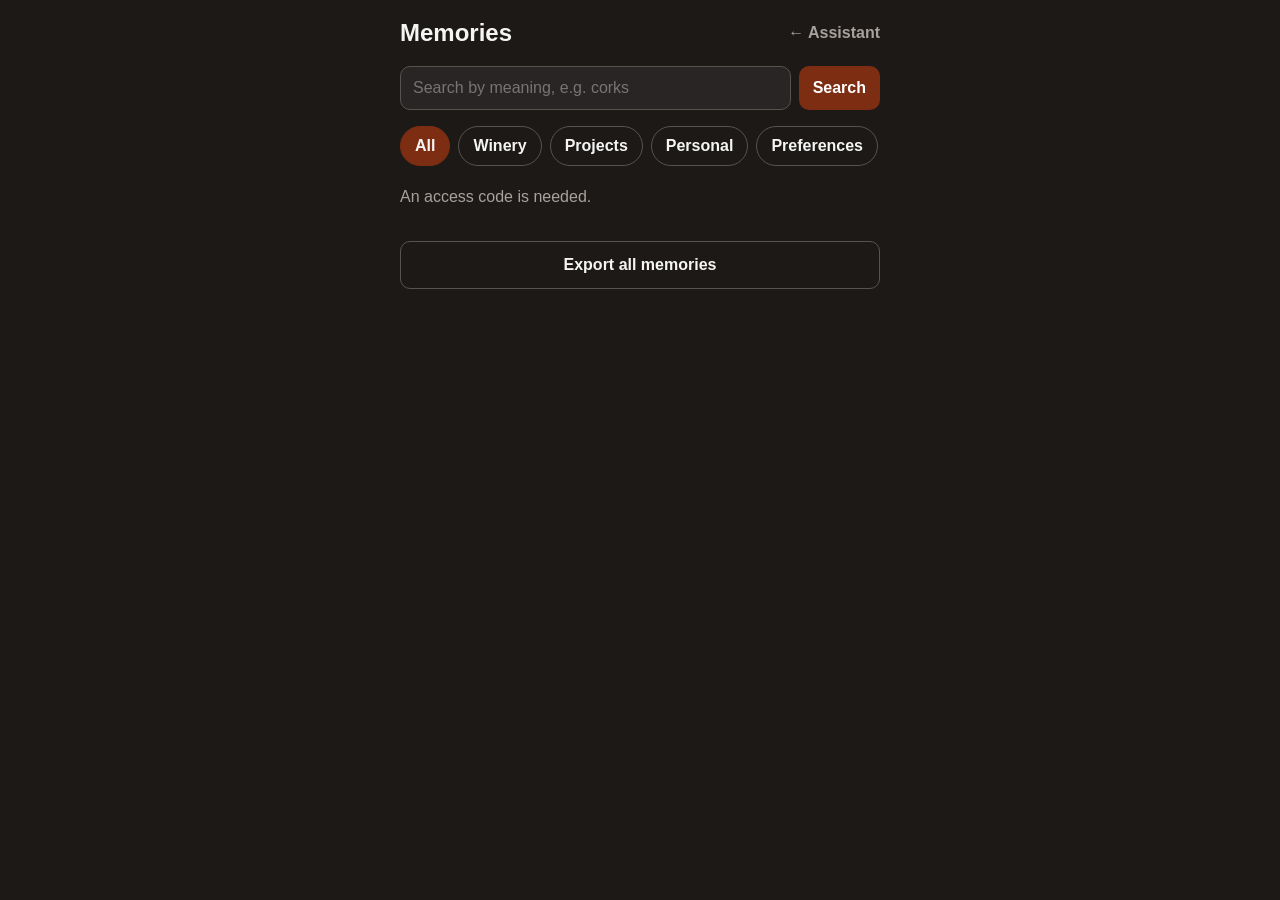
<file: assistant/static/library.html>
<!doctype html>
<html lang="en">
<head>
  <meta charset="utf-8">
  <meta name="viewport" content="width=device-width, initial-scale=1, viewport-fit=cover">
  <meta name="apple-mobile-web-app-capable" content="yes">
  <meta name="theme-color" content="#1c1917">
  <title>Memories</title>
  <style>
    :root {
      --bg: #1c1917; --fg: #f5f5f4; --muted: #a8a29e; --card: #292524;
      --idle: #57534e; --accent: #7c2d12; --danger: #b91c1c;
    }
    * { box-sizing: border-box; }
    body {
      margin: 0; min-height: 100vh; background: var(--bg); color: var(--fg);
      font: 16px/1.4 -apple-system, BlinkMacSystemFont, "Segoe UI", sans-serif;
      padding: env(safe-area-inset-top) 16px env(safe-area-inset-bottom);
    }
    main { max-width: 480px; margin: 0 auto; padding: 16px 0 40px; display: flex; flex-direction: column; gap: 16px; }
    header { display: flex; justify-content: space-between; align-items: center; }
    header h1 { margin: 0; font-size: 24px; }
    a { color: var(--muted); font-weight: 600; text-decoration: none; }
    .chips { display: flex; gap: 8px; overflow-x: auto; padding-bottom: 4px; }
    .chips button {
      flex: none; padding: 8px 14px; border-radius: 999px; border: 1px solid var(--idle);
      background: transparent; color: var(--fg); font: inherit; font-weight: 600;
    }
    .chips button.active { background: var(--accent); border-color: var(--accent); }
    #message { color: var(--muted); min-height: 1.4em; }
    ul { list-style: none; padding: 0; margin: 0; display: flex; flex-direction: column; gap: 10px; }
    li { background: var(--card); border-radius: 12px; padding: 12px; display: flex; flex-direction: column; gap: 8px; }
    .meta { font-size: 13px; color: var(--muted); }
    .text { white-space: pre-wrap; }
    textarea {
      width: 100%; min-height: 80px; resize: vertical; font: inherit; color: var(--fg);
      background: var(--bg); border: 1px solid var(--idle); border-radius: 8px; padding: 8px;
    }
    select { font: inherit; padding: 6px 8px; border-radius: 8px; background: var(--bg); color: var(--fg); border: 1px solid var(--idle); justify-self: start; }
    .actions { display: flex; gap: 8px; flex-wrap: wrap; }
    .actions button {
      padding: 8px 14px; border-radius: 8px; border: 1px solid var(--idle);
      background: transparent; color: var(--fg); font: inherit; font-weight: 600;
    }
    .actions button.primary { background: var(--accent); border-color: var(--accent); }
    .actions button.danger { color: #fca5a5; border-color: var(--danger); }
    #export { width: 100%; padding: 12px; border-radius: 10px; border: 1px solid var(--idle); background: transparent; color: var(--fg); font: inherit; font-weight: 600; }
    .empty { color: var(--muted); text-align: center; padding: 24px 0; }
    form.search { display: flex; gap: 8px; }
    form.search input {
      flex: 1; min-width: 0; font: inherit; color: var(--fg); background: var(--card);
      border: 1px solid var(--idle); border-radius: 10px; padding: 10px 12px;
    }
    form.search button { padding: 10px 14px; border-radius: 10px; border: none; background: var(--accent); color: #fff; font: inherit; font-weight: 600; }
    #clear { display: none; background: transparent; border: none; color: var(--muted); font: inherit; font-weight: 600; padding: 0; align-self: flex-start; }
    #clear.shown { display: block; }
  </style>
</head>
<body>
  <main>
    <header>
      <h1>Memories</h1>
      <a href="./">← Assistant</a>
    </header>
    <form class="search" id="search-form">
      <input type="search" id="search" placeholder="Search by meaning, e.g. corks" enterkeyhint="search" aria-label="Search memories">
      <button type="submit">Search</button>
    </form>
    <button id="clear">✕ Clear search</button>
    <div class="chips" id="chips"></div>
    <div id="message" role="status" aria-live="polite">Loading…</div>
    <ul id="list"></ul>
    <button id="export">Export all memories</button>
  </main>

  <script>
    const CATEGORIES = [["", "All"], ["winery", "Winery"], ["projects", "Projects"], ["personal", "Personal"], ["preferences", "Preferences"]];
    const chipsEl = document.getElementById("chips");
    const listEl = document.getElementById("list");
    const messageEl = document.getElementById("message");
    let filter = "";
    let searchQuery = "";
    const searchInput = document.getElementById("search");
    const clearBtn = document.getElementById("clear");
    let accessCode = null;

    function el(tag, className, text) {
      const node = document.createElement(tag);
      if (className) node.className = className;
      if (text !== undefined) node.textContent = text;
      return node;
    }

    function getCode() {
      try { accessCode = localStorage.getItem("assistantAccessCode"); } catch (_) {}
      if (!accessCode) accessCode = prompt("Access code");
      return accessCode;
    }

    async function api(path, options = {}) {
      if (!accessCode && !getCode()) throw new Error("An access code is needed.");
      const resp = await fetch(path, {
        ...options,
        headers: { "Content-Type": "application/json", "X-Access-Code": accessCode, ...(options.headers || {}) },
      });
      if (resp.status === 401) {
        try { localStorage.removeItem("assistantAccessCode"); } catch (_) {}
        accessCode = null;
      } else if (resp.ok) {
        try { localStorage.setItem("assistantAccessCode", accessCode); } catch (_) {}
      }
      if (resp.status === 204) return null;
      const data = await resp.json().catch(() => ({}));
      if (!resp.ok) throw new Error(data.error || `HTTP ${resp.status}`);
      return data;
    }

    function categoryName(value) {
      return (CATEGORIES.find(([v]) => v === value) || [value, value])[1];
    }

    function when(iso) {
      return iso ? new Date(iso).toLocaleString([], { dateStyle: "medium", timeStyle: "short" }) : "";
    }

    function renderChips() {
      chipsEl.replaceChildren(...CATEGORIES.map(([value, name]) => {
        const b = el("button", value === filter ? "active" : "", name);
        b.addEventListener("click", () => { filter = value; renderChips(); refresh(); });
        return b;
      }));
    }

    function renderMemory(memory) {
      const li = el("li");
      const meta = el("div", "meta",
        `${categoryName(memory.category)} · from a conversation`
        + (memory.session_started_at ? ` on ${when(memory.session_started_at)}` : "")
        + ` · saved ${when(memory.created_at)}`
        + (memory.updated_at && memory.updated_at !== memory.created_at ? ` · edited ${when(memory.updated_at)}` : ""));
      const text = el("div", "text", memory.text);
      const actions = el("div", "actions");
      const edit = el("button", "", "Edit");
      const del = el("button", "danger", "Delete");
      actions.append(edit, del);
      li.append(meta, text, actions);

      edit.addEventListener("click", () => {
        const area = el("textarea");
        area.value = memory.text;
        const select = el("select");
        CATEGORIES.slice(1).forEach(([value, name]) => {
          const o = el("option", "", name);
          o.value = value;
          select.append(o);
        });
        select.value = memory.category;
        const save = el("button", "primary", "Save");
        const cancel = el("button", "", "Cancel");
        const editActions = el("div", "actions");
        editActions.append(save, cancel);
        li.replaceChildren(meta, area, select, editActions);
        area.focus();
        cancel.addEventListener("click", () => li.replaceWith(renderMemory(memory)));
        save.addEventListener("click", async () => {
          save.disabled = true;
          try {
            const data = await api(`memories/${memory.id}`, {
              method: "PATCH",
              body: JSON.stringify({ text: area.value, category: select.value }),
            });
            messageEl.textContent = "Saved.";
            if (filter && data.memory.category !== filter) li.remove();
            else li.replaceWith(renderMemory(data.memory));
          } catch (err) {
            messageEl.textContent = `Not saved: ${err.message}`;
            save.disabled = false;
          }
        });
      });

      del.addEventListener("click", async () => {
        if (!confirm("Delete this memory permanently?")) return;
        try {
          await api(`memories/${memory.id}`, { method: "DELETE" });
          li.remove();
          messageEl.textContent = "Deleted.";
          if (!listEl.children.length) showEmpty();
        } catch (err) {
          messageEl.textContent = `Not deleted: ${err.message}`;
        }
      });
      return li;
    }

    function showEmpty() {
      listEl.replaceChildren(el("li", "empty",
        filter ? `No ${categoryName(filter).toLowerCase()} memories yet.` : "No memories yet. Save some from a session's notes."));
    }

    async function load() {
      messageEl.textContent = "Loading…";
      try {
        const data = await api(`memories${filter ? `?category=${filter}` : ""}`);
        if (data.memories.length) listEl.replaceChildren(...data.memories.map(renderMemory));
        else showEmpty();
        messageEl.textContent = `${data.memories.length} ${data.memories.length === 1 ? "memory" : "memories"}`;
      } catch (err) {
        listEl.replaceChildren();
        messageEl.textContent = err.message;
      }
    }

    async function runSearch() {
      messageEl.textContent = "Searching…";
      clearBtn.classList.add("shown");
      try {
        const data = await api("memories/search", {
          method: "POST",
          body: JSON.stringify({ query: searchQuery, category: filter || undefined, limit: 20 }),
        });
        if (data.results.length) listEl.replaceChildren(...data.results.map(renderMemory));
        else listEl.replaceChildren(el("li", "empty", `Nothing saved matches "${searchQuery}".`));
        messageEl.textContent = `${data.results.length} ${data.results.length === 1 ? "match" : "matches"} for "${searchQuery}", best first`;
      } catch (err) {
        listEl.replaceChildren();
        messageEl.textContent = err.message;
      }
    }

    function refresh() {
      return searchQuery ? runSearch() : load();
    }

    document.getElementById("search-form").addEventListener("submit", (e) => {
      e.preventDefault();
      searchQuery = searchInput.value.trim();
      searchInput.blur();
      refresh();
    });

    clearBtn.addEventListener("click", () => {
      searchQuery = "";
      searchInput.value = "";
      clearBtn.classList.remove("shown");
      load();
    });

    document.getElementById("export").addEventListener("click", async () => {
      try {
        const data = await api("memories/export");
        const blob = new Blob([JSON.stringify(data, null, 2)], { type: "application/json" });
        const a = el("a");
        a.href = URL.createObjectURL(blob);
        a.download = `assistant-memories-${new Date().toISOString().slice(0, 10)}.json`;
        a.click();
        setTimeout(() => URL.revokeObjectURL(a.href), 1000);
        messageEl.textContent = "Exported.";
      } catch (err) {
        messageEl.textContent = `Export failed: ${err.message}`;
      }
    });

    renderChips();
    load();
  </script>
</body>
</html>
</file>
